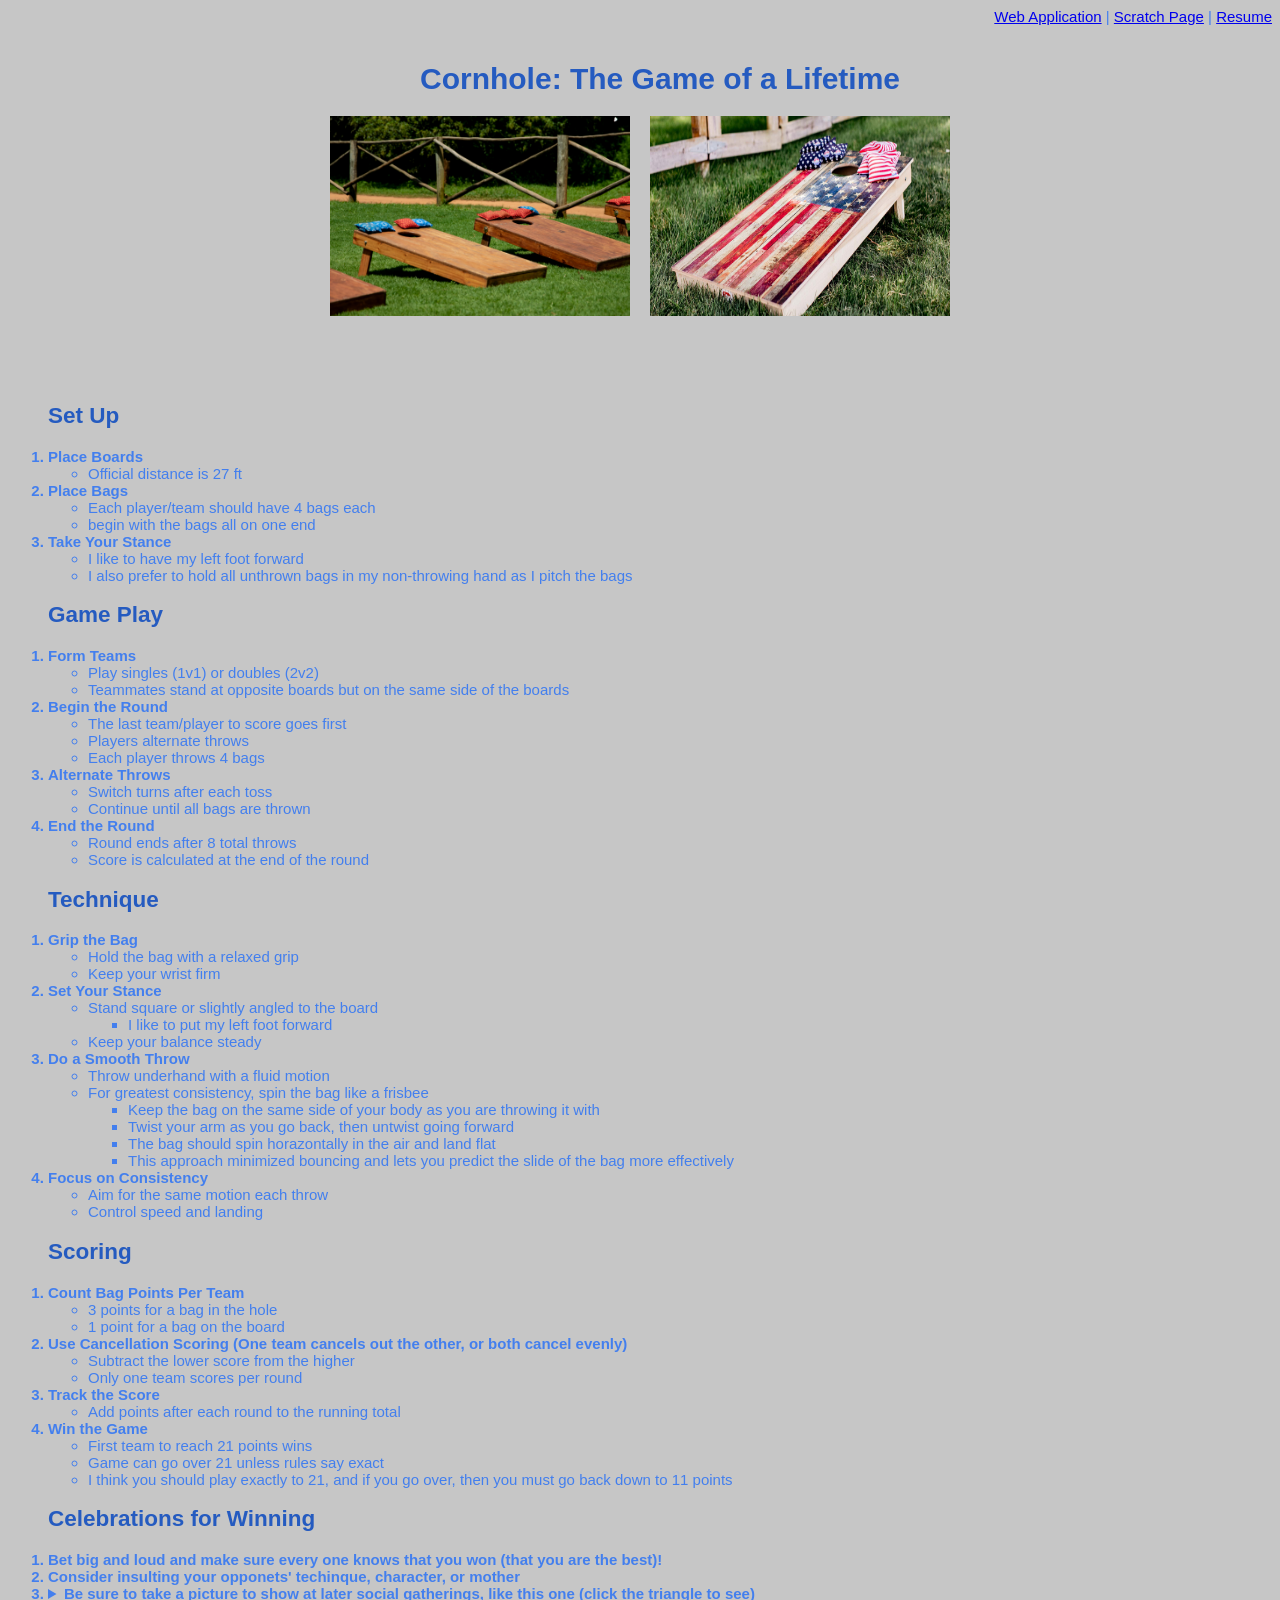
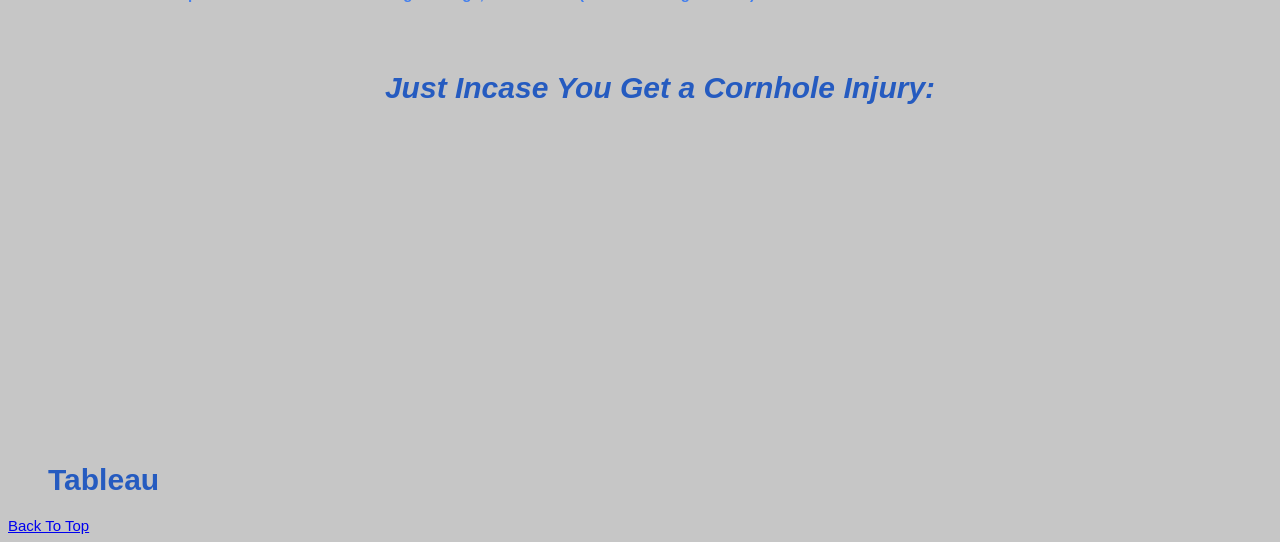
<file: index.html>
<!DOCTYPE html>
<html lang="en">

<head>
    <meta charset="UTF-8">
    <meta name="viewport" content="width=device-width, initial-scale=1.0">
    <title>Scratch Page</title>
    <link rel="stylesheet" href="Styles/styles.css">
</head>


<body class="scratchbg">

<div class="right">
     <a href="html/webapp.html" target="_blank">Web Application</a> |
    <a href="#">Scratch Page</a> |
    <a href="html/resume.html" target="_blank">Resume</a>
     <br><br>
</div>


    <h1 id="top" class="center bold">Cornhole: The Game of a Lifetime</h1>
   
    <div class="container height">
        <img src="photos/chboards.jpg" width="300" alt="Picture of Cornhole Boards">
    <img src="photos/mericaboards.jpg" width="300" alt="Patriotic Cornhole Boards">  
</div>
    
   <br><br>
   <br>
   <br>

   <div">
    <h2>Set Up</h2>
    <ol>
        <li>Place Boards
            <ul>
                <li>Official distance is 27 ft</li>
            </ul>
        </li>
        <li>Place Bags
            <ul>
                <li>Each player/team should have 4 bags each</li>
                <li>begin with the bags all on one end</li>
            </ul>
        <li>Take Your Stance
            <ul>
                <li>I like to have my left foot forward</li>
                <li>I also prefer to hold all unthrown bags in my non-throwing hand as I pitch the bags</li>
            </ul>
        </li>
    </ol>

    <h2>Game Play</h2>
    <ol>
        <li>Form Teams
            <ul>
                <li>Play singles (1v1) or doubles (2v2)</li>
                <li>Teammates stand at opposite boards but on the same side of the boards</li>
            </ul>
        </li>
        <li>Begin the Round
            <ul>
                <li>The last team/player to score goes first</li>
                <li>Players alternate throws</li>
                <li>Each player throws 4 bags</li>
            </ul>
        </li>
        <li>Alternate Throws
            <ul>
                <li>Switch turns after each toss</li>
                <li>Continue until all bags are thrown</li>
            </ul>
        </li>
        <li>End the Round
            <ul>
                <li>Round ends after 8 total throws</li>
                <li>Score is calculated at the end of the round</li>
            </ul>
        </li>
    </ol>

    <h2>Technique</h2>
    <ol>
        <li>Grip the Bag
            <ul>
                <li>Hold the bag with a relaxed grip</li>
                <li>Keep your wrist firm</li>
            </ul>
        </li>
        <li>Set Your Stance
            <ul>
                <li>Stand square or slightly angled to the board
                    <ul>
                        <li>I like to put my left foot forward</li>
                    </ul>
                </li>
                <li>Keep your balance steady</li>
            </ul>
        </li>
        <li>Do a Smooth Throw
            <ul>
                <li>Throw underhand with a fluid motion</li>
                <li>For greatest consistency, spin the bag like a frisbee
                    <ul>
                        <li>Keep the bag on the same side of your body as you are throwing it with</li>
                        <li>Twist your arm as you go back, then untwist going forward</li>
                        <li>The bag should spin horazontally in the air and land flat </li>
                        <li>This approach minimized bouncing and lets you predict the slide of the bag more effectively
                        </li>
                    </ul>
                </li>
            </ul>
        </li>
        <li>Focus on Consistency
            <ul>
                <li>Aim for the same motion each throw</li>
                <li>Control speed and landing</li>
            </ul>
        </li>
    </ol>

    <h2>Scoring</h2>
    <ol>
        <li>Count Bag Points Per Team
            <ul>
                <li>3 points for a bag in the hole</li>
                <li>1 point for a bag on the board</li>
            </ul>
        </li>
        <li>Use Cancellation Scoring (One team cancels out the other, or both cancel evenly)
            <ul>
                <li>Subtract the lower score from the higher</li>
                <li>Only one team scores per round</li>
            </ul>
        </li>
        <li >Track the Score
            <ul>
                <li>Add points after each round to the running total</li>
            </ul>
        </li>
        <li>Win the Game
            <ul>
                <li>First team to reach 21 points wins</li>
                <li>Game can go over 21 unless rules say exact</li>
                <li>I think you should play exactly to 21, and if you go over, then you must go back down to 11 points
                </li>
            </ul>
        </li>
    </ol>

    <h2>Celebrations for Winning</h2>
    <ol>
        <li>Bet big and loud and make sure every one knows that you won (that you are the best)!</li>
        <li>Consider insulting your opponets' techinque, character, or mother </li>
        <li>
            <details>
                <summary>Be sure to take a picture to show at later social gatherings, like this one (click the triangle
                    to see)</summary>
                <img src="photos/bragphoto.JPG" alt="A great cornhole throw">
            </details>
        </li>

        </li>
    </ol>

<br><br>

<div>


<div class="center">
<h1 class="center italic">Just Incase You Get a Cornhole Injury:</h1>
<iframe width="560" height="315" src="https://www.youtube.com/embed/zw43enZOyc8?si=t9i1rYmV6-wUm3JC" title="YouTube video player" frameborder="0" allow="accelerometer; autoplay; clipboard-write; encrypted-media; gyroscope; picture-in-picture; web-share" referrerpolicy="strict-origin-when-cross-origin" allowfullscreen></iframe>
</div>
    <h1> Tableau</h1>
    <div class='tableauPlaceholder' id='viz1776193493690' style='position: relative; width: 75vw; margin: 0 auto;'><noscript><a href='#'><img
                    alt='DASHBOARD '
                    src='https:&#47;&#47;public.tableau.com&#47;static&#47;images&#47;MW&#47;MW5ZQ25Y7&#47;1_rss.png'
                    style='border: none' /></a></noscript><object class='tableauViz' style='display:none;'>
            <param name='host_url' value='https%3A%2F%2Fpublic.tableau.com%2F' />
            <param name='embed_code_version' value='3' />
            <param name='path' value='shared&#47;MW5ZQ25Y7' />
            <param name='toolbar' value='yes' />
            <param name='static_image'
                value='https:&#47;&#47;public.tableau.com&#47;static&#47;images&#47;MW&#47;MW5ZQ25Y7&#47;1.png' />
            <param name='animate_transition' value='yes' />
            <param name='display_static_image' value='yes' />
            <param name='display_spinner' value='yes' />
            <param name='display_overlay' value='yes' />
            <param name='display_count' value='yes' />
            <param name='language' value='en-US' />
            <param name='filter'
                value='_gl=1*1ta28nj*_ga*Njg2NTg4OC4xNzczMzQwNDg0*_ga_8YLN0SNXVS*czE3NzYxOTMwMjkkbzMkZzEkdDE3NzYxOTMzOTMkajQyJGwwJGgw*_gcl_au*MTQxOTQ0MzY2MC4xNzczMzQwNDg0LjgzMDkyOTYwMy4xNzczMzQwNDg0LjE3NzMzNDA0ODQ.' />
        </object></div>
    <script
        type='text/javascript'>                    var divElement = document.getElementById('viz1776193493690'); var vizElement = divElement.getElementsByTagName('object')[0]; vizElement.style.width = '75vw'; vizElement.style.height = '2027px'; var scriptElement = document.createElement('script'); scriptElement.src = 'https://public.tableau.com/javascripts/api/viz_v1.js'; vizElement.parentNode.insertBefore(scriptElement, vizElement);                </script>


    <a href="#top">Back To Top</a>
</body>

</html>
</file>
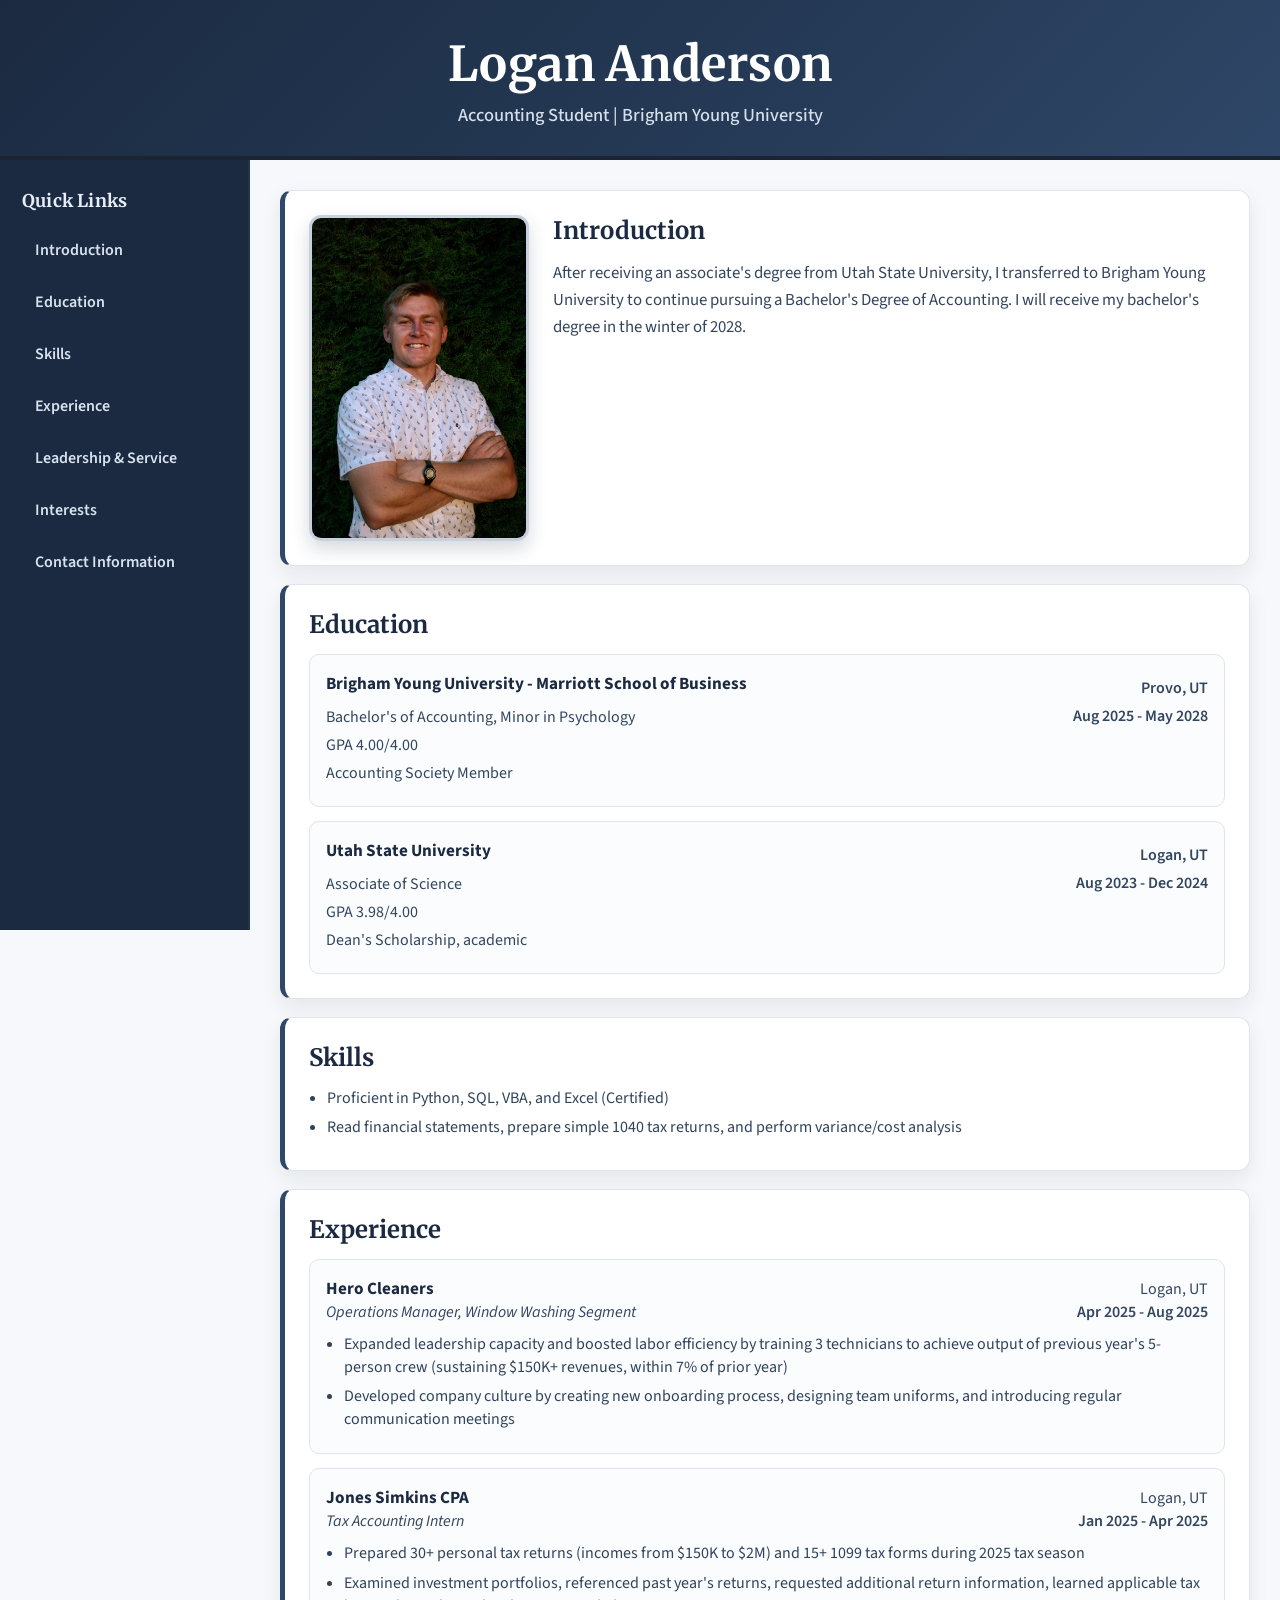
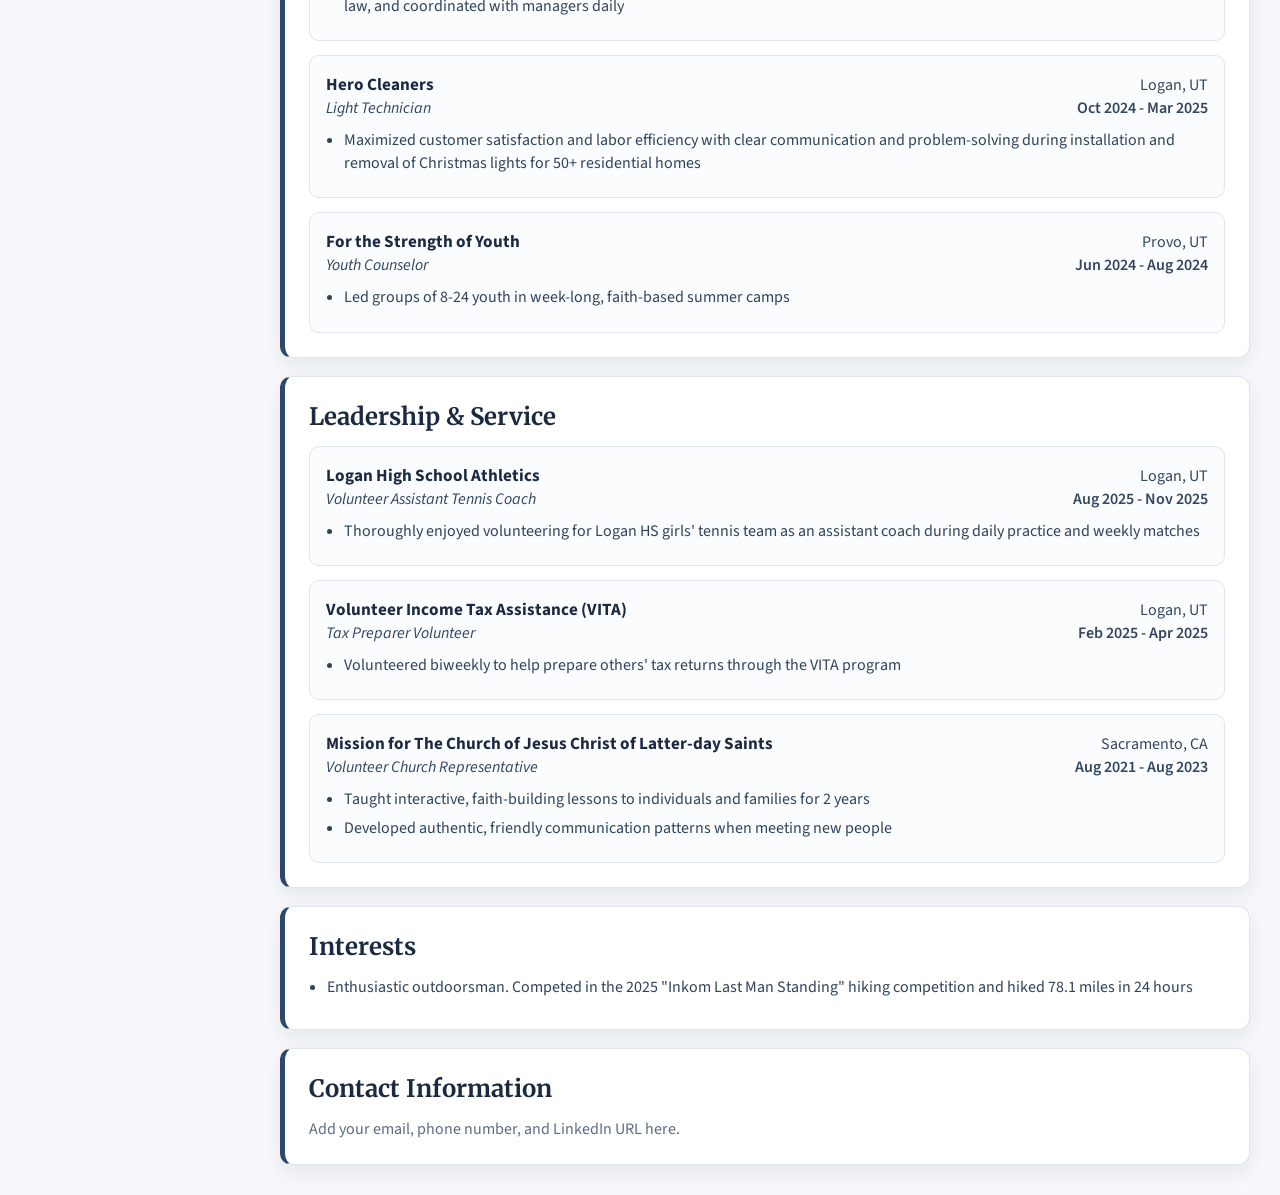
<file: html/resume.html>
﻿<!DOCTYPE html>
<html lang="en">
<head>
    <meta charset="UTF-8">
    <meta name="viewport" content="width=device-width, initial-scale=1.0">
    <title>Logan Anderson | Resume</title>
    <link rel="stylesheet" href="../Styles/style2.css">
</head>
<body>
    <header class="site-header">
        <h1>Logan Anderson</h1>
        <p>Accounting Student | Brigham Young University</p>
    </header>

    <div class="resume-shell">
        <aside class="sidebar">
            <h3>Quick Links</h3>
            <nav class="sidebar-nav" aria-label="Resume section links">
                <a href="#introduction" class="ltext1">Introduction</a>
                <a href="#education" class="ltext1">Education</a>
                <a href="#skills" class="ltext1">Skills</a>
                <a href="#experience" class="ltext1">Experience</a>
                <a href="#leadership-service" class="ltext1">Leadership &amp; Service</a>
                <a href="#interests" class="ltext1">Interests</a>
                <a href="#contact-information" class="ltext1">Contact Information</a>
            </nav>
        </aside>

        <main class="content-area">
            <section id="introduction" class="card intro-card">
                <img class="pic" src="../photos/headshot.JPG" alt="Professional Headshot of Logan Anderson">
                <div class="intro-copy">
                    <h2>Introduction</h2>
                    <p>
                        After receiving an associate's degree from Utah State University, I transferred to Brigham Young University
                        to continue pursuing a Bachelor's Degree of Accounting. I will receive my bachelor's degree in the winter of
                        2028.
                    </p>
                </div>
            </section>

            <section id="education" class="card">
                <h2>Education</h2>
                <article class="edu-entry">
                    <div class="edu-main">
                        <h4>Brigham Young University - Marriott School of Business</h4>
                        <p>Bachelor's of Accounting, Minor in Psychology</p>
                        <p>GPA 4.00/4.00</p>
                        <p>Accounting Society Member</p>
                    </div>
                    <div class="edu-meta">
                        <p>Provo, UT</p>
                        <p>Aug 2025 - May 2028</p>
                    </div>
                </article>

                <article class="edu-entry">
                    <div class="edu-main">
                        <h4>Utah State University</h4>
                        <p>Associate of Science</p>
                        <p>GPA 3.98/4.00</p>
                        <p>Dean's Scholarship, academic</p>
                    </div>
                    <div class="edu-meta">
                        <p>Logan, UT</p>
                        <p>Aug 2023 - Dec 2024</p>
                    </div>
                </article>
            </section>

            <section id="skills" class="card">
                <h2>Skills</h2>
                <ul class="bullet-list">
                    <li>Proficient in Python, SQL, VBA, and Excel (Certified)</li>
                    <li>Read financial statements, prepare simple 1040 tax returns, and perform variance/cost analysis</li>
                </ul>
            </section>

            <section id="experience" class="card">
                <h2>Experience</h2>

                <article class="role-entry">
                    <div class="entry-header">
                        <h4>Hero Cleaners</h4>
                        <p>Logan, UT</p>
                    </div>
                    <div class="entry-subheader">
                        <p class="role-title">Operations Manager, Window Washing Segment</p>
                        <p class="role-date">Apr 2025 - Aug 2025</p>
                    </div>
                    <ul class="bullet-list">
                        <li>Expanded leadership capacity and boosted labor efficiency by training 3 technicians to achieve output of previous year's 5-person crew (sustaining $150K+ revenues, within 7% of prior year)</li>
                        <li>Developed company culture by creating new onboarding process, designing team uniforms, and introducing regular communication meetings</li>
                    </ul>
                </article>

                <article class="role-entry">
                    <div class="entry-header">
                        <h4>Jones Simkins CPA</h4>
                        <p>Logan, UT</p>
                    </div>
                    <div class="entry-subheader">
                        <p class="role-title">Tax Accounting Intern</p>
                        <p class="role-date">Jan 2025 - Apr 2025</p>
                    </div>
                    <ul class="bullet-list">
                        <li>Prepared 30+ personal tax returns (incomes from $150K to $2M) and 15+ 1099 tax forms during 2025 tax season</li>
                        <li>Examined investment portfolios, referenced past year's returns, requested additional return information, learned applicable tax law, and coordinated with managers daily</li>
                    </ul>
                </article>

                <article class="role-entry">
                    <div class="entry-header">
                        <h4>Hero Cleaners</h4>
                        <p>Logan, UT</p>
                    </div>
                    <div class="entry-subheader">
                        <p class="role-title">Light Technician</p>
                        <p class="role-date">Oct 2024 - Mar 2025</p>
                    </div>
                    <ul class="bullet-list">
                        <li>Maximized customer satisfaction and labor efficiency with clear communication and problem-solving during installation and removal of Christmas lights for 50+ residential homes</li>
                    </ul>
                </article>

                <article class="role-entry">
                    <div class="entry-header">
                        <h4>For the Strength of Youth</h4>
                        <p>Provo, UT</p>
                    </div>
                    <div class="entry-subheader">
                        <p class="role-title">Youth Counselor</p>
                        <p class="role-date">Jun 2024 - Aug 2024</p>
                    </div>
                    <ul class="bullet-list">
                        <li>Led groups of 8-24 youth in week-long, faith-based summer camps</li>
                    </ul>
                </article>
            </section>

            <section id="leadership-service" class="card">
                <h2>Leadership &amp; Service</h2>

                <article class="role-entry">
                    <div class="entry-header">
                        <h4>Logan High School Athletics</h4>
                        <p>Logan, UT</p>
                    </div>
                    <div class="entry-subheader">
                        <p class="role-title">Volunteer Assistant Tennis Coach</p>
                        <p class="role-date">Aug 2025 - Nov 2025</p>
                    </div>
                    <ul class="bullet-list">
                        <li>Thoroughly enjoyed volunteering for Logan HS girls' tennis team as an assistant coach during daily practice and weekly matches</li>
                    </ul>
                </article>

                <article class="role-entry">
                    <div class="entry-header">
                        <h4>Volunteer Income Tax Assistance (VITA)</h4>
                        <p>Logan, UT</p>
                    </div>
                    <div class="entry-subheader">
                        <p class="role-title">Tax Preparer Volunteer</p>
                        <p class="role-date">Feb 2025 - Apr 2025</p>
                    </div>
                    <ul class="bullet-list">
                        <li>Volunteered biweekly to help prepare others' tax returns through the VITA program</li>
                    </ul>
                </article>

                <article class="role-entry">
                    <div class="entry-header">
                        <h4>Mission for The Church of Jesus Christ of Latter-day Saints</h4>
                        <p>Sacramento, CA</p>
                    </div>
                    <div class="entry-subheader">
                        <p class="role-title">Volunteer Church Representative</p>
                        <p class="role-date">Aug 2021 - Aug 2023</p>
                    </div>
                    <ul class="bullet-list">
                        <li>Taught interactive, faith-building lessons to individuals and families for 2 years</li>
                        <li>Developed authentic, friendly communication patterns when meeting new people</li>
                    </ul>
                </article>
            </section>

            <section id="interests" class="card">
                <h2>Interests</h2>
                <ul class="bullet-list">
                    <li>Enthusiastic outdoorsman. Competed in the 2025 "Inkom Last Man Standing" hiking competition and hiked 78.1 miles in 24 hours</li>
                </ul>
            </section>

            <section id="contact-information" class="card">
                <h2>Contact Information</h2>
                <p class="section-note">Add your email, phone number, and LinkedIn URL here.</p>
            </section>
        </main>
    </div>
</body>
</html>
</file>
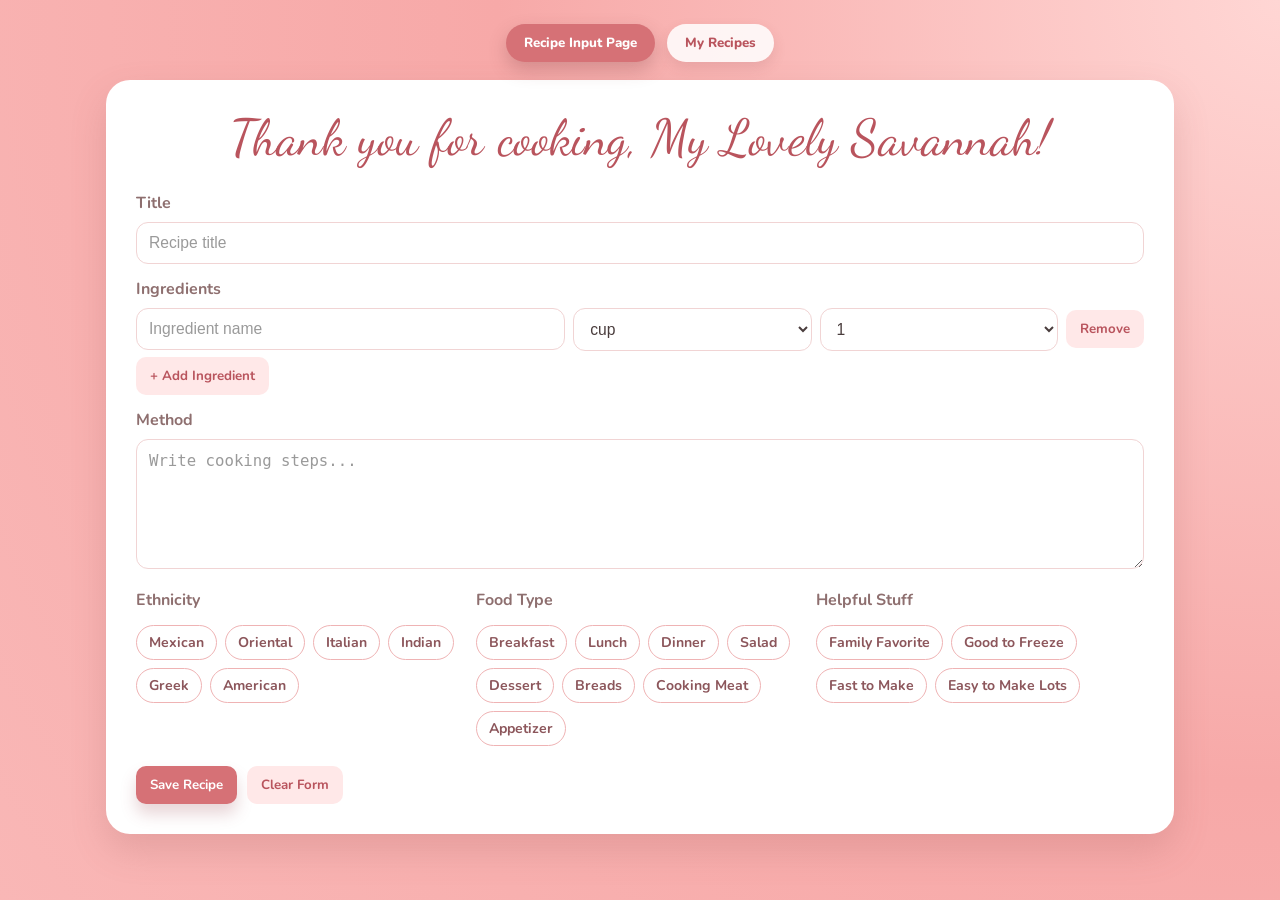
<file: html/webapp.html>
﻿<!DOCTYPE html>
<html lang="en">
<head>
  <meta charset="UTF-8" />
  <meta name="viewport" content="width=device-width, initial-scale=1.0" />
  <title>Recipe Book Web App</title>
  <link rel="preconnect" href="https://fonts.googleapis.com" />
  <link rel="preconnect" href="https://fonts.gstatic.com" crossorigin />
  <link href="https://fonts.googleapis.com/css2?family=Dancing+Script:wght@500;600;700&family=Nunito:wght@400;600;700;800&display=swap" rel="stylesheet" />
  <style>
    :root {
      --bg-main: #f7a9a8;
      --bg-alt: #f9b7b6;
      --panel: #ffffff;
      --text-main: #4a3d3d;
      --text-muted: #9a9a9a;
      --accent: #d67176;
      --accent-dark: #b9545d;
      --chip-border: #f2a3a6;
      --shadow: 0 16px 36px rgba(150, 79, 82, 0.2);
      --radius-xl: 24px;
      --radius-lg: 16px;
      --radius-md: 12px;
      --radius-sm: 8px;
    }

    * { box-sizing: border-box; }

    body {
      margin: 0;
      min-height: 100vh;
      font-family: "Nunito", sans-serif;
      color: var(--text-main);
      background: radial-gradient(circle at top right, #ffd6d4 0%, var(--bg-main) 50%, var(--bg-alt) 100%);
    }

    .app-wrap {
      max-width: 1100px;
      margin: 0 auto;
      padding: 24px 16px 40px;
    }

    .top-nav {
      display: flex;
      justify-content: center;
      gap: 12px;
      margin-bottom: 18px;
      flex-wrap: wrap;
    }

    .nav-btn,
    button,
    .chip {
      border: none;
      cursor: pointer;
      font-family: inherit;
      transition: transform 0.12s ease, box-shadow 0.18s ease, background 0.18s ease;
    }

    .nav-btn {
      background: rgba(255, 255, 255, 0.86);
      color: var(--accent-dark);
      border-radius: 999px;
      font-weight: 800;
      padding: 10px 18px;
      box-shadow: 0 6px 14px rgba(112, 50, 55, 0.12);
    }

    .nav-btn.active {
      background: var(--accent);
      color: #fff;
      box-shadow: 0 8px 18px rgba(112, 50, 55, 0.25);
    }

    .page {
      display: none;
    }

    .page.active {
      display: block;
      animation: fadeIn 0.25s ease;
    }

    @keyframes fadeIn {
      from { opacity: 0; transform: translateY(4px); }
      to { opacity: 1; transform: translateY(0); }
    }

    .panel {
      background: var(--panel);
      border-radius: var(--radius-xl);
      box-shadow: var(--shadow);
      padding: clamp(18px, 4vw, 30px);
    }

    h1, h2 {
      margin: 0;
      font-family: "Dancing Script", cursive;
      font-weight: 400;
      line-height: 1.15;
      color: var(--accent-dark);
      letter-spacing: 0.2px;
    }

    #inputPage h1 {
      text-align: center;
      font-size: clamp(2rem, 6vw, 3.15rem);
      margin-bottom: 24px;
    }

    #galleryPage h1 {
      text-align: center;
      font-size: clamp(2rem, 6vw, 3rem);
      margin-bottom: 2px;
    }

    .subtitle {
      text-align: center;
      margin: 0 0 22px;
      color: #8f5d5d;
      font-family: "Dancing Script", cursive;
      font-size: clamp(1.3rem, 3.5vw, 1.9rem);
    }

    .form-grid {
      display: grid;
      gap: 14px;
    }

    label {
      font-weight: 700;
      color: #8e6f6f;
      display: inline-block;
      margin-bottom: 8px;
    }

    input[type="text"],
    textarea,
    select {
      width: 100%;
      border: 1px solid #f1d4d4;
      border-radius: var(--radius-md);
      padding: 11px 12px;
      font-size: 0.98rem;
      color: var(--text-main);
      background: #fff;
      outline: none;
    }

    input::placeholder,
    textarea::placeholder {
      color: var(--text-muted);
    }

    textarea {
      min-height: 130px;
      resize: vertical;
    }

    .ingredient-list {
      display: grid;
      gap: 10px;
    }

    .ingredient-row {
      display: grid;
      grid-template-columns: 1.8fr 1fr 1fr auto;
      gap: 8px;
      align-items: center;
    }

    .btn-row {
      margin-top: 6px;
      display: flex;
      flex-wrap: wrap;
      gap: 10px;
    }

    button {
      border-radius: 10px;
      padding: 10px 14px;
      font-weight: 700;
    }

    .btn-secondary {
      background: #ffe8e8;
      color: var(--accent-dark);
    }

    .btn-primary {
      background: var(--accent);
      color: #fff;
      box-shadow: 0 10px 16px rgba(148, 62, 71, 0.22);
    }

    .btn-danger {
      background: #f25f74;
      color: #fff;
    }

    button:hover,
    .chip:hover,
    .nav-btn:hover {
      transform: translateY(-1px);
    }

    .multi-group {
      display: grid;
      grid-template-columns: repeat(3, minmax(160px, 1fr));
      gap: 12px;
    }

    .filter-row {
      display: flex;
      flex-wrap: wrap;
      gap: 10px;
      align-items: center;
      margin-bottom: 12px;
    }

    .filter-toggle {
      background: #fff;
      border: 1px solid #f4c0c0;
      color: #9e5e63;
    }

    .filter-panel {
      display: none;
      background: #fff7f7;
      border: 1px solid #f7d4d4;
      border-radius: var(--radius-md);
      padding: 12px;
      margin-bottom: 12px;
    }

    .filter-panel.show {
      display: block;
    }

    .search-wrap {
      margin-bottom: 16px;
    }

    .search-wrap input {
      background: #fff;
      border-radius: 999px;
      padding: 12px 16px;
      border-color: #f3c8c8;
    }

    .chip-wrap {
      display: flex;
      flex-wrap: wrap;
      gap: 8px;
      margin-top: 6px;
    }

    .chip {
      padding: 7px 12px;
      border-radius: 999px;
      border: 1px solid #efb3b4;
      color: #8c565b;
      background: #fff;
      font-weight: 700;
      font-size: 0.88rem;
    }

    .chip.selected {
      background: #f28c95;
      border-color: #f28c95;
      color: #fff;
    }

    .input-chip.selected {
      background: #ffe2e1;
      border-color: var(--chip-border);
      color: #9a5459;
      box-shadow: 0 0 0 1px #f3b8b9 inset;
    }

    .recipe-grid {
      display: grid;
      grid-template-columns: repeat(auto-fill, minmax(190px, 1fr));
      gap: 14px;
    }

    .recipe-card {
      aspect-ratio: 1/1;
      background: #fff;
      border-radius: var(--radius-lg);
      padding: 14px;
      border: 1px solid #f4d5d5;
      box-shadow: 0 8px 16px rgba(145, 82, 82, 0.15);
      display: flex;
      flex-direction: column;
      justify-content: space-between;
    }

    .recipe-card h3 {
      margin: 0;
      color: #93535a;
      font-size: 1.1rem;
      line-height: 1.2;
    }

    .preview-ing {
      margin: 8px 0 0;
      padding-left: 16px;
      color: #7b6666;
      font-size: 0.9rem;
      overflow: hidden;
      display: -webkit-box;
      -webkit-box-orient: vertical;
      -webkit-line-clamp: 4;
      line-clamp: 4;
    }

    .empty {
      text-align: center;
      color: #815d5d;
      background: rgba(255,255,255,0.7);
      border-radius: 14px;
      padding: 18px;
      grid-column: 1 / -1;
    }

    .modal {
      position: fixed;
      inset: 0;
      background: rgba(63, 28, 31, 0.64);
      display: none;
      align-items: center;
      justify-content: center;
      padding: 16px;
      z-index: 40;
    }

    .modal.show {
      display: flex;
    }

    .modal-card {
      width: min(760px, 100%);
      max-height: calc(100vh - 28px);
      overflow: auto;
      background: #fff;
      border-radius: var(--radius-xl);
      padding: 20px;
      box-shadow: 0 20px 36px rgba(0, 0, 0, 0.25);
    }

    .modal-title {
      font-family: "Dancing Script", cursive;
      color: var(--accent-dark);
      font-size: clamp(2rem, 5vw, 2.8rem);
      margin: 4px 0 8px;
    }

    .tag-group {
      margin: 10px 0;
      display: flex;
      flex-wrap: wrap;
      gap: 8px;
    }

    .tag {
      border: 1px solid var(--chip-border);
      border-radius: 999px;
      padding: 5px 10px;
      font-size: 0.84rem;
      color: #9a5459;
      background: #fff;
    }

    .modal-section h4 {
      margin: 14px 0 8px;
      color: #8f5f61;
    }

    .modal-close {
      background: #ffd5d8;
      color: #8c4d55;
      margin-left: auto;
      display: block;
    }

    @media (max-width: 720px) {
      .ingredient-row {
        grid-template-columns: 1fr 1fr;
      }

      .ingredient-row .remove-ing {
        grid-column: 1 / -1;
      }

      .multi-group {
        grid-template-columns: 1fr;
      }
    }
  </style>
</head>
<body>
  <main class="app-wrap">
    <nav class="top-nav">
      <button id="toInput" class="nav-btn active" type="button">Recipe Input Page</button>
      <button id="toGallery" class="nav-btn" type="button">My Recipes</button>
    </nav>

    <section id="inputPage" class="page active">
      <div class="panel">
        <h1>Thank you for cooking, My Lovely Savannah!</h1>
        <form id="recipeForm" class="form-grid">
          <div>
            <label for="title">Title</label>
            <input id="title" type="text" placeholder="Recipe title" required />
          </div>

          <div>
            <label>Ingredients</label>
            <div id="ingredientList" class="ingredient-list"></div>
            <div class="btn-row">
              <button id="addIngredient" class="btn-secondary" type="button">+ Add Ingredient</button>
            </div>
          </div>

          <div>
            <label for="method">Method</label>
            <textarea id="method" placeholder="Write cooking steps..." required></textarea>
          </div>

          <div class="multi-group">
            <div>
              <label>Ethnicity</label>
              <div id="inputEthnicityChips" class="chip-wrap"></div>
            </div>
            <div>
              <label>Food Type</label>
              <div id="inputFoodChips" class="chip-wrap"></div>
            </div>
            <div>
              <label>Helpful Stuff</label>
              <div id="inputHelpChips" class="chip-wrap"></div>
            </div>
          </div>

          <div class="btn-row">
            <button class="btn-primary" type="submit">Save Recipe</button>
            <button id="clearForm" class="btn-secondary" type="button">Clear Form</button>
          </div>
        </form>
      </div>
    </section>

    <section id="galleryPage" class="page">
      <div class="panel">
        <h1>Our Recipes</h1>
        <p class="subtitle">Thank you for all that you do, Sweetheart</p>

        <div class="search-wrap">
          <input id="searchInput" type="text" placeholder="Search by title..." />
        </div>

        <div class="filter-row">
          <button class="filter-toggle" type="button" data-panel="ethnicityPanel">Ethnicity</button>
          <button class="filter-toggle" type="button" data-panel="foodPanel">Food Type</button>
          <button class="filter-toggle" type="button" data-panel="helpPanel">Helpful Stuff</button>
          <button id="applyFilters" class="btn-primary" type="button">Filter Recipes</button>
          <button id="clearFilters" class="btn-secondary" type="button">Clear Filters</button>
        </div>

        <div id="ethnicityPanel" class="filter-panel">
          <strong>Ethnicity Tags</strong>
          <div id="ethnicityChips" class="chip-wrap"></div>
        </div>
        <div id="foodPanel" class="filter-panel">
          <strong>Food Type Tags</strong>
          <div id="foodChips" class="chip-wrap"></div>
        </div>
        <div id="helpPanel" class="filter-panel">
          <strong>Helpful Stuff Tags</strong>
          <div id="helpChips" class="chip-wrap"></div>
        </div>

        <div id="recipeGrid" class="recipe-grid"></div>
      </div>
    </section>
  </main>

  <div id="recipeModal" class="modal" role="dialog" aria-modal="true" aria-hidden="true">
    <article class="modal-card">
      <button id="closeModal" class="modal-close" type="button">Close</button>
      <h2 id="modalTitle" class="modal-title"></h2>
      <div id="modalTags" class="tag-group"></div>
      <div class="modal-section">
        <h4>Ingredients</h4>
        <ul id="modalIngredients"></ul>
      </div>
      <div class="modal-section">
        <h4>Method</h4>
        <p id="modalMethod"></p>
      </div>
      <button id="deleteRecipe" class="btn-danger" type="button">Delete</button>
    </article>
  </div>

  <script>
    const STORAGE_KEY = "savannah_recipe_spa_v1";

    const TAGS = {
      ethnicity: ["Mexican", "Oriental", "Italian", "Indian", "Greek", "American"],
      foodType: ["Breakfast", "Lunch", "Dinner", "Salad", "Dessert", "Breads", "Cooking Meat", "Appetizer"],
      helpfulStuff: ["Family Favorite", "Good to Freeze", "Fast to Make", "Easy to Make Lots"]
    };

    const METRICS = ["cup", "tbsp", "tsp", "oz", "lb", "g", "kg", "ml", "l", "pinch", "piece", "clove"];
    const QUANTITIES = ["1/8", "1/4", "1/3", "1/2", "2/3", "3/4", "1", "1 1/2", "2", "2 1/2", "3", "4", "5", "6", "8", "10"];

    const state = {
      recipes: [],
      filtered: [],
      activeFilters: {
        ethnicity: new Set(),
        foodType: new Set(),
        helpfulStuff: new Set()
      },
      selectedRecipeId: null
    };

    const el = {
      toInput: document.getElementById("toInput"),
      toGallery: document.getElementById("toGallery"),
      inputPage: document.getElementById("inputPage"),
      galleryPage: document.getElementById("galleryPage"),
      recipeForm: document.getElementById("recipeForm"),
      title: document.getElementById("title"),
      ingredientList: document.getElementById("ingredientList"),
      addIngredient: document.getElementById("addIngredient"),
      method: document.getElementById("method"),
      inputEthnicityChips: document.getElementById("inputEthnicityChips"),
      inputFoodChips: document.getElementById("inputFoodChips"),
      inputHelpChips: document.getElementById("inputHelpChips"),
      clearForm: document.getElementById("clearForm"),
      searchInput: document.getElementById("searchInput"),
      recipeGrid: document.getElementById("recipeGrid"),
      applyFilters: document.getElementById("applyFilters"),
      clearFilters: document.getElementById("clearFilters"),
      ethnicityChips: document.getElementById("ethnicityChips"),
      foodChips: document.getElementById("foodChips"),
      helpChips: document.getElementById("helpChips"),
      modal: document.getElementById("recipeModal"),
      modalTitle: document.getElementById("modalTitle"),
      modalTags: document.getElementById("modalTags"),
      modalIngredients: document.getElementById("modalIngredients"),
      modalMethod: document.getElementById("modalMethod"),
      closeModal: document.getElementById("closeModal"),
      deleteRecipe: document.getElementById("deleteRecipe"),
      filterToggles: Array.from(document.querySelectorAll(".filter-toggle")),
      filterPanels: {
        ethnicityPanel: document.getElementById("ethnicityPanel"),
        foodPanel: document.getElementById("foodPanel"),
        helpPanel: document.getElementById("helpPanel")
      }
    };

    function init() {
      loadRecipes();
      renderInputTagChips();
      renderFilterChips();
      addIngredientRow();
      applySearchAndFilters();
      setupEvents();
    }

    function renderInputTagChips() {
      el.inputEthnicityChips.innerHTML = TAGS.ethnicity.map(tag => chipHtml(tag, "ethnicity", "input-chip")).join("");
      el.inputFoodChips.innerHTML = TAGS.foodType.map(tag => chipHtml(tag, "foodType", "input-chip")).join("");
      el.inputHelpChips.innerHTML = TAGS.helpfulStuff.map(tag => chipHtml(tag, "helpfulStuff", "input-chip")).join("");

      document.querySelectorAll(".input-chip").forEach(chip => {
        chip.addEventListener("click", () => chip.classList.toggle("selected"));
      });
    }

    function addIngredientRow(ingredient = { name: "", metric: "cup", qty: "1" }) {
      const row = document.createElement("div");
      row.className = "ingredient-row";
      row.innerHTML = `
        <input type="text" class="ing-name" placeholder="Ingredient name" value="${escapeAttr(ingredient.name)}" />
        <select class="ing-metric">${METRICS.map(m => `<option value="${escapeHtml(m)}" ${ingredient.metric === m ? "selected" : ""}>${escapeHtml(m)}</option>`).join("")}</select>
        <select class="ing-qty">${QUANTITIES.map(q => `<option value="${escapeHtml(q)}" ${ingredient.qty === q ? "selected" : ""}>${escapeHtml(q)}</option>`).join("")}</select>
        <button type="button" class="btn-secondary remove-ing">Remove</button>
      `;

      row.querySelector(".remove-ing").addEventListener("click", () => {
        const rows = el.ingredientList.querySelectorAll(".ingredient-row");
        if (rows.length > 1) {
          row.remove();
        }
      });

      el.ingredientList.appendChild(row);
    }

    function setupEvents() {
      el.toInput.addEventListener("click", () => showPage("input"));
      el.toGallery.addEventListener("click", () => showPage("gallery"));
      el.addIngredient.addEventListener("click", () => addIngredientRow());
      el.clearForm.addEventListener("click", resetForm);

      el.recipeForm.addEventListener("submit", (event) => {
        event.preventDefault();
        saveRecipe();
      });

      el.searchInput.addEventListener("input", applySearchAndFilters);

      el.filterToggles.forEach(btn => {
        btn.addEventListener("click", () => {
          const key = btn.dataset.panel;
          el.filterPanels[key].classList.toggle("show");
        });
      });

      el.applyFilters.addEventListener("click", () => {
        readSelectedFilterChips();
        applySearchAndFilters();
      });

      el.clearFilters.addEventListener("click", () => {
        clearAllFilterChips();
        readSelectedFilterChips();
        applySearchAndFilters();
      });

      el.recipeGrid.addEventListener("click", (event) => {
        const card = event.target.closest(".recipe-card");
        if (!card) return;
        openModal(card.dataset.id);
      });

      el.closeModal.addEventListener("click", closeModal);
      el.modal.addEventListener("click", (event) => {
        if (event.target === el.modal) closeModal();
      });

      el.deleteRecipe.addEventListener("click", () => {
        if (!state.selectedRecipeId) return;
        deleteRecipe(state.selectedRecipeId);
      });
    }

    function showPage(which) {
      const inputMode = which === "input";
      el.inputPage.classList.toggle("active", inputMode);
      el.galleryPage.classList.toggle("active", !inputMode);
      el.toInput.classList.toggle("active", inputMode);
      el.toGallery.classList.toggle("active", !inputMode);
      if (!inputMode) applySearchAndFilters();
    }

    function getSelectedInputTags(kind) {
      return Array.from(document.querySelectorAll(`.input-chip[data-kind="${kind}"].selected`)).map(chip => chip.dataset.value);
    }

    function collectIngredients() {
      return Array.from(el.ingredientList.querySelectorAll(".ingredient-row"))
        .map(row => {
          const name = row.querySelector(".ing-name").value.trim();
          const metric = row.querySelector(".ing-metric").value;
          const qty = row.querySelector(".ing-qty").value;
          return { name, metric, qty };
        })
        .filter(i => i.name);
    }

    function saveRecipe() {
      const title = el.title.value.trim();
      const method = el.method.value.trim();
      const ingredients = collectIngredients();

      if (!title || !method || ingredients.length === 0) {
        alert("Please add a title, method, and at least one ingredient.");
        return;
      }

      const recipe = {
        id: crypto.randomUUID ? crypto.randomUUID() : String(Date.now() + Math.random()),
        title,
        method,
        ingredients,
        tags: {
          ethnicity: getSelectedInputTags("ethnicity"),
          foodType: getSelectedInputTags("foodType"),
          helpfulStuff: getSelectedInputTags("helpfulStuff")
        },
        createdAt: new Date().toISOString()
      };

      state.recipes.unshift(recipe);
      persistRecipes();
      resetForm();
      applySearchAndFilters();
      showPage("gallery");
    }

    function resetForm() {
      el.recipeForm.reset();
      el.ingredientList.innerHTML = "";
      addIngredientRow();
      document.querySelectorAll(".input-chip.selected").forEach(chip => chip.classList.remove("selected"));
    }

    function loadRecipes() {
      try {
        const raw = localStorage.getItem(STORAGE_KEY);
        state.recipes = raw ? JSON.parse(raw) : [];
      } catch {
        state.recipes = [];
      }
    }

    function persistRecipes() {
      localStorage.setItem(STORAGE_KEY, JSON.stringify(state.recipes));
    }

    function renderFilterChips() {
      el.ethnicityChips.innerHTML = TAGS.ethnicity.map(tag => chipHtml(tag, "ethnicity", "filter-chip")).join("");
      el.foodChips.innerHTML = TAGS.foodType.map(tag => chipHtml(tag, "foodType", "filter-chip")).join("");
      el.helpChips.innerHTML = TAGS.helpfulStuff.map(tag => chipHtml(tag, "helpfulStuff", "filter-chip")).join("");

      document.querySelectorAll(".filter-chip").forEach(chip => {
        chip.addEventListener("click", () => chip.classList.toggle("selected"));
      });
    }

    function chipHtml(label, kind, variantClass) {
      return `<button type="button" class="chip ${variantClass}" data-kind="${kind}" data-value="${escapeAttr(label)}">${escapeHtml(label)}</button>`;
    }

    function readSelectedFilterChips() {
      state.activeFilters.ethnicity = new Set(Array.from(document.querySelectorAll('.filter-chip[data-kind="ethnicity"].selected')).map(c => c.dataset.value));
      state.activeFilters.foodType = new Set(Array.from(document.querySelectorAll('.filter-chip[data-kind="foodType"].selected')).map(c => c.dataset.value));
      state.activeFilters.helpfulStuff = new Set(Array.from(document.querySelectorAll('.filter-chip[data-kind="helpfulStuff"].selected')).map(c => c.dataset.value));
    }

    function clearAllFilterChips() {
      document.querySelectorAll(".filter-chip.selected").forEach(chip => chip.classList.remove("selected"));
    }

    function recipeMatchesTagSet(recipeTags, selectedSet) {
      if (selectedSet.size === 0) return true;
      return Array.from(selectedSet).every(tag => recipeTags.includes(tag));
    }

    function applySearchAndFilters() {
      const q = el.searchInput.value.trim().toLowerCase();

      state.filtered = state.recipes.filter(recipe => {
        const titleMatches = recipe.title.toLowerCase().includes(q);
        const ethnicityOk = recipeMatchesTagSet(recipe.tags.ethnicity || [], state.activeFilters.ethnicity);
        const foodOk = recipeMatchesTagSet(recipe.tags.foodType || [], state.activeFilters.foodType);
        const helpOk = recipeMatchesTagSet(recipe.tags.helpfulStuff || [], state.activeFilters.helpfulStuff);
        return titleMatches && ethnicityOk && foodOk && helpOk;
      });

      renderGrid();
    }

    function renderGrid() {
      if (state.filtered.length === 0) {
        el.recipeGrid.innerHTML = `<div class="empty">No recipes found yet. Save one from the input page and it will appear here.</div>`;
        return;
      }

      el.recipeGrid.innerHTML = state.filtered.map(recipe => {
        const preview = recipe.ingredients.slice(0, 4).map(i => `<li>${escapeHtml(i.qty)} ${escapeHtml(i.metric)} ${escapeHtml(i.name)}</li>`).join("");
        return `
          <article class="recipe-card" data-id="${recipe.id}" tabindex="0" role="button" aria-label="View ${escapeAttr(recipe.title)}">
            <h3>${escapeHtml(recipe.title)}</h3>
            <ul class="preview-ing">${preview}</ul>
          </article>
        `;
      }).join("");
    }

    function openModal(id) {
      const recipe = state.recipes.find(r => r.id === id);
      if (!recipe) return;
      state.selectedRecipeId = id;

      el.modalTitle.textContent = recipe.title;
      el.modalIngredients.innerHTML = recipe.ingredients.map(i => `<li>${escapeHtml(i.qty)} ${escapeHtml(i.metric)} ${escapeHtml(i.name)}</li>`).join("");
      el.modalMethod.textContent = recipe.method;

      const allTags = [
        ...(recipe.tags.ethnicity || []).map(t => `Ethnicity: ${t}`),
        ...(recipe.tags.foodType || []).map(t => `Food Type: ${t}`),
        ...(recipe.tags.helpfulStuff || []).map(t => `Helpful Stuff: ${t}`)
      ];

      el.modalTags.innerHTML = allTags.length
        ? allTags.map(tag => `<span class="tag">${escapeHtml(tag)}</span>`).join("")
        : `<span class="tag">No tags selected</span>`;

      el.modal.classList.add("show");
      el.modal.setAttribute("aria-hidden", "false");
    }

    function closeModal() {
      state.selectedRecipeId = null;
      el.modal.classList.remove("show");
      el.modal.setAttribute("aria-hidden", "true");
    }

    function deleteRecipe(id) {
      state.recipes = state.recipes.filter(r => r.id !== id);
      persistRecipes();
      applySearchAndFilters();
      closeModal();
    }

    function escapeHtml(value) {
      return String(value)
        .replace(/&/g, "&amp;")
        .replace(/</g, "&lt;")
        .replace(/>/g, "&gt;")
        .replace(/\"/g, "&quot;")
        .replace(/'/g, "&#039;");
    }

    function escapeAttr(value) {
      return escapeHtml(value).replace(/`/g, "&#096;");
    }

    init();
  </script>
</body>
</html>
</file>
<file: Styles/styles.css>
body {
    font-family: Arial, Helvetica, sans-serif;
    font-size: 15px;
    color: rgb(67, 127, 238);
}

h1,
h2 {
    color: rgb(37, 91, 192);
    text-align:left ;
    text-indent: 40px;
}

ol{
    font-weight: bold;
}

ul{
    font-weight: normal;
}
.center{
    text-align: center;
}
.bold{
    font-weight: 775;
}
.container {            /* used Ai help here */
  display:flex ;             /* Lines images up side-by-side */
  justify-content: center;   /* Centers them horizontally */
  gap: 20px;                 /* Adds space between the images */
}
.height{
    height: 200px;
    width: auto;
}
.scratchbg{
    background-color: rgb(198, 198, 198);
}
header{
    background-color: rgb(177, 176, 176);
    padding: 5px;
    text-indent: 10px;
    display: flex;
    align-items: center;
}
.right{
    text-align: right;
}
.italic{
    font-style: italic;
}
</file>
<file: Styles/style2.css>
﻿@import url('https://fonts.googleapis.com/css2?family=Merriweather:wght@700&family=Source+Sans+3:wght@400;500;600;700&display=swap');

:root {
    --navy-900: #1b2a41;
    --navy-700: #2f4768;
    --slate-700: #455b77;
    --slate-300: #c7d0dc;
    --slate-200: #dfe5ec;
    --paper: #f6f8fb;
    --white: #ffffff;
    --text: #1f2b3a;
    --muted: #5a6d85;
}

* {
    box-sizing: border-box;
}

html {
    scroll-behavior: smooth;
}

body {
    margin: 0;
    font-family: 'Source Sans 3', sans-serif;
    color: var(--text);
    background: var(--paper);
}

.site-header {
    background: linear-gradient(135deg, var(--navy-900) 0%, #253a56 60%, var(--navy-700) 100%);
    color: var(--white);
    text-align: center;
    padding: 34px 24px 28px;
    border-bottom: 4px solid #1a2432;
}

.site-header h1 {
    margin: 0;
    font-family: 'Merriweather', serif;
    font-size: clamp(2rem, 4.6vw, 3rem);
    letter-spacing: 0.5px;
}

.site-header p {
    margin: 8px 0 0;
    font-size: clamp(1rem, 2vw, 1.15rem);
    color: #d5dfeb;
    font-weight: 500;
}

.resume-shell {
    display: flex;
    align-items: stretch;
    min-height: calc(100vh - 130px);
}

.sidebar {
    width: 250px;
    background: var(--navy-900);
    color: var(--white);
    padding: 30px 22px;
    border-right: 2px solid #24344b;
    position: sticky;
    top: 0;
    align-self: flex-start;
    min-height: calc(100vh - 130px);
}

.sidebar h3 {
    margin: 0 0 16px;
    font-family: 'Merriweather', serif;
    font-size: 1.1rem;
    letter-spacing: 0.2px;
    color: #e6edf7;
}

.sidebar-nav {
    display: flex;
    flex-direction: column;
    gap: 8px;
}

.ltext1 {
    color: #d8e2ef;
    text-decoration: none;
    padding: 10px 12px;
    border-radius: 8px;
    border: 1px solid transparent;
    font-weight: 600;
    transition: background 0.2s ease, border-color 0.2s ease, color 0.2s ease;
}

.ltext1:hover,
.ltext1:focus-visible {
    background: #2a3f5f;
    color: #ffffff;
    border-color: #3d577e;
    outline: none;
}

.content-area {
    flex: 1;
    padding: 30px;
    display: flex;
    flex-direction: column;
    gap: 18px;
}

.card {
    background: var(--white);
    border: 1px solid var(--slate-200);
    border-left: 5px solid var(--navy-700);
    border-radius: 12px;
    padding: 24px;
    box-shadow: 0 8px 20px rgba(23, 36, 54, 0.08);
}

.card h2 {
    margin: 0 0 14px;
    font-family: 'Merriweather', serif;
    color: var(--navy-900);
    font-size: 1.5rem;
}

.intro-card {
    display: flex;
    align-items: flex-start;
    gap: 24px;
}

.pic {
    width: 220px;
    max-width: 100%;
    border-radius: 12px;
    border: 3px solid var(--slate-300);
    box-shadow: 0 8px 18px rgba(27, 42, 65, 0.18);
}

.intro-copy {
    flex: 1;
}

.intro-copy p {
    margin: 0;
    line-height: 1.6;
    font-size: 1.05rem;
    color: #33455d;
}

.edu-entry {
    display: flex;
    justify-content: space-between;
    gap: 20px;
    border: 1px solid var(--slate-200);
    border-radius: 10px;
    padding: 16px;
    background: #fbfcfe;
}

.edu-entry + .edu-entry {
    margin-top: 14px;
}

.edu-main h4 {
    margin: 0 0 10px;
    color: var(--navy-900);
    font-size: 1.07rem;
}

.edu-main p,
.edu-meta p {
    margin: 6px 0;
    color: #32465f;
    font-size: 1rem;
}

.edu-meta {
    text-align: right;
    min-width: 170px;
    color: var(--muted);
    font-weight: 600;
}

.section-note {
    margin: 0;
    color: var(--muted);
    font-size: 1rem;
}

.role-entry {
    border: 1px solid var(--slate-200);
    border-radius: 10px;
    padding: 16px;
    background: #fbfcfe;
}

.role-entry + .role-entry {
    margin-top: 14px;
}

.entry-header,
.entry-subheader {
    display: flex;
    justify-content: space-between;
    gap: 12px;
    align-items: baseline;
}

.entry-header h4 {
    margin: 0;
    color: var(--navy-900);
    font-size: 1.07rem;
}

.entry-header p,
.entry-subheader p {
    margin: 0;
    color: #32465f;
}

.role-title {
    margin-top: 4px;
    font-style: italic;
    color: #3f5672;
}

.role-date {
    font-weight: 600;
    color: var(--muted);
}

.bullet-list {
    margin: 10px 0 0 1.1rem;
    padding: 0;
    color: #2f435b;
}

.bullet-list li {
    margin-bottom: 6px;
    line-height: 1.45;
}

@media (max-width: 900px) {
    .resume-shell {
        flex-direction: column;
    }

    .sidebar {
        position: static;
        width: 100%;
        min-height: auto;
        border-right: none;
        border-bottom: 2px solid #24344b;
    }

    .sidebar-nav {
        flex-direction: row;
        flex-wrap: wrap;
    }

    .content-area {
        padding: 24px;
    }

    .edu-entry {
        flex-direction: column;
    }

    .edu-meta {
        text-align: left;
        min-width: 0;
    }

    .entry-header,
    .entry-subheader {
        flex-direction: column;
        align-items: flex-start;
    }
}
</file>
